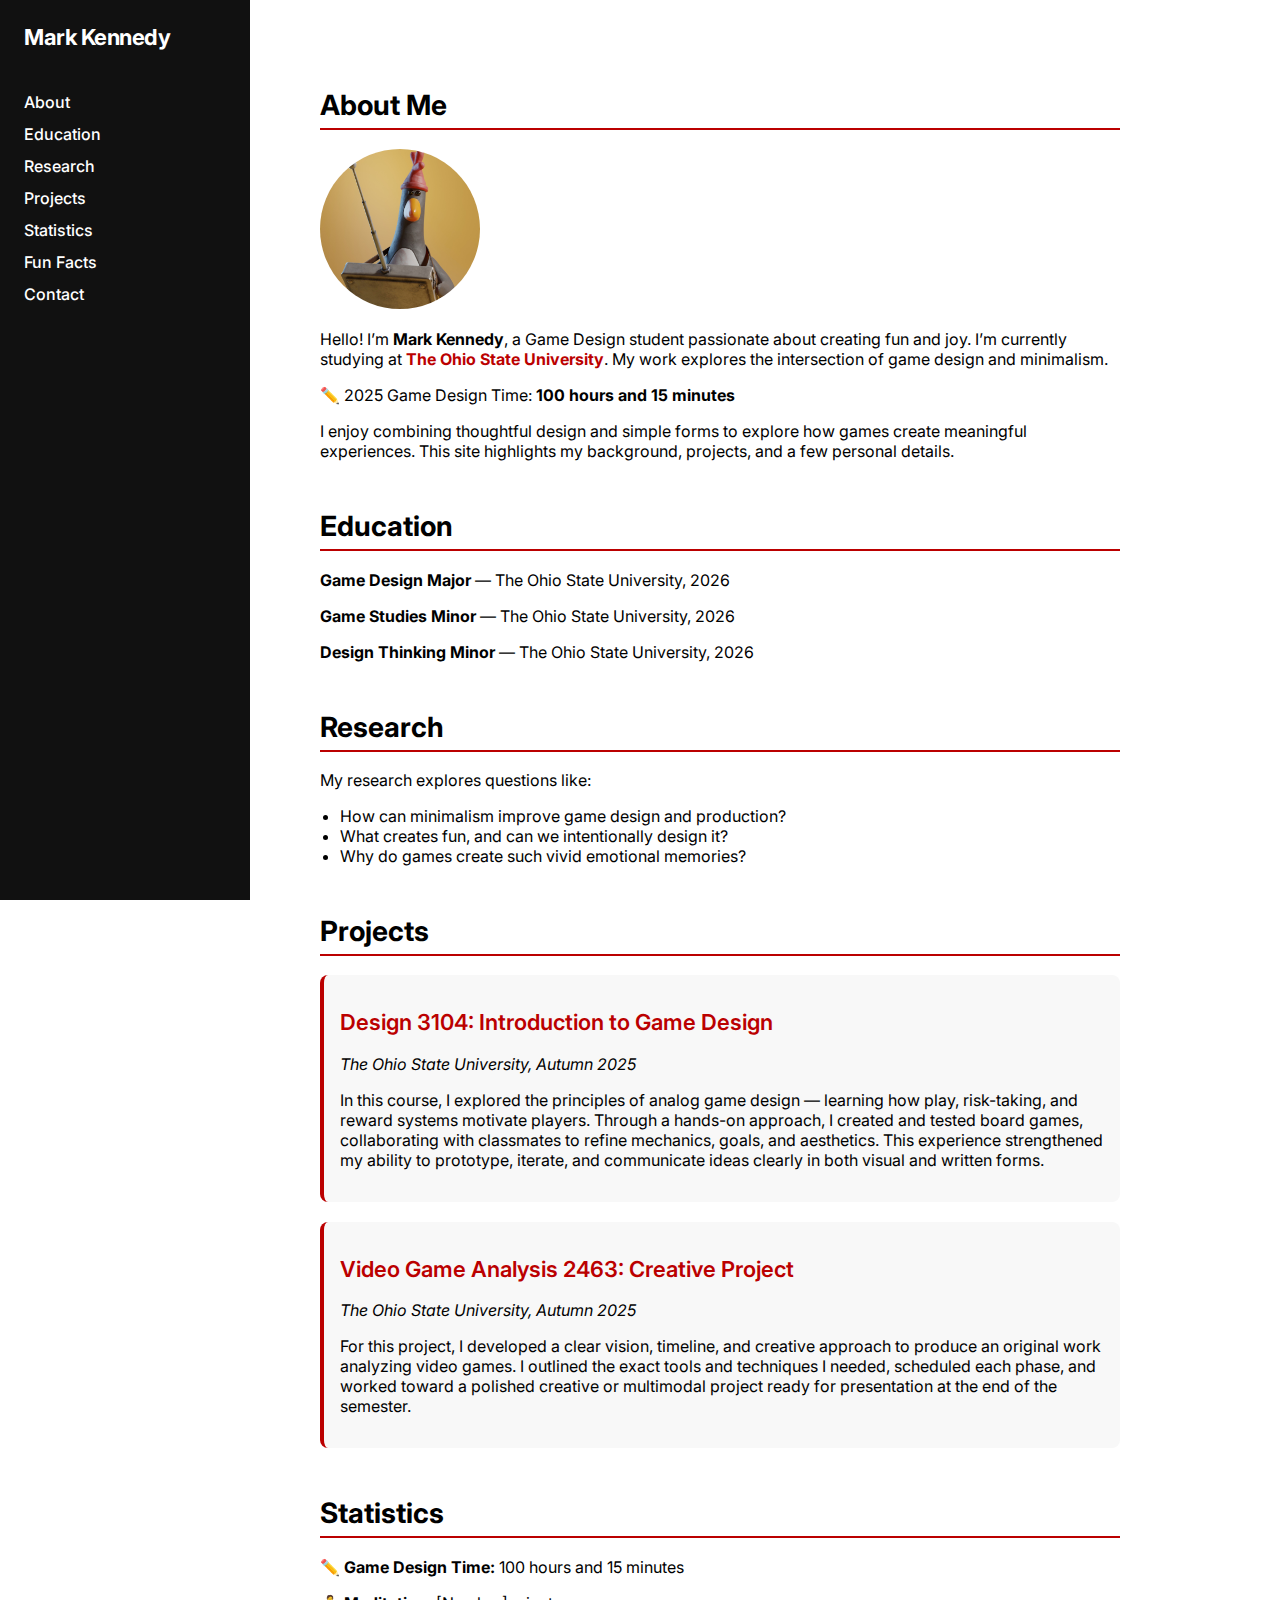
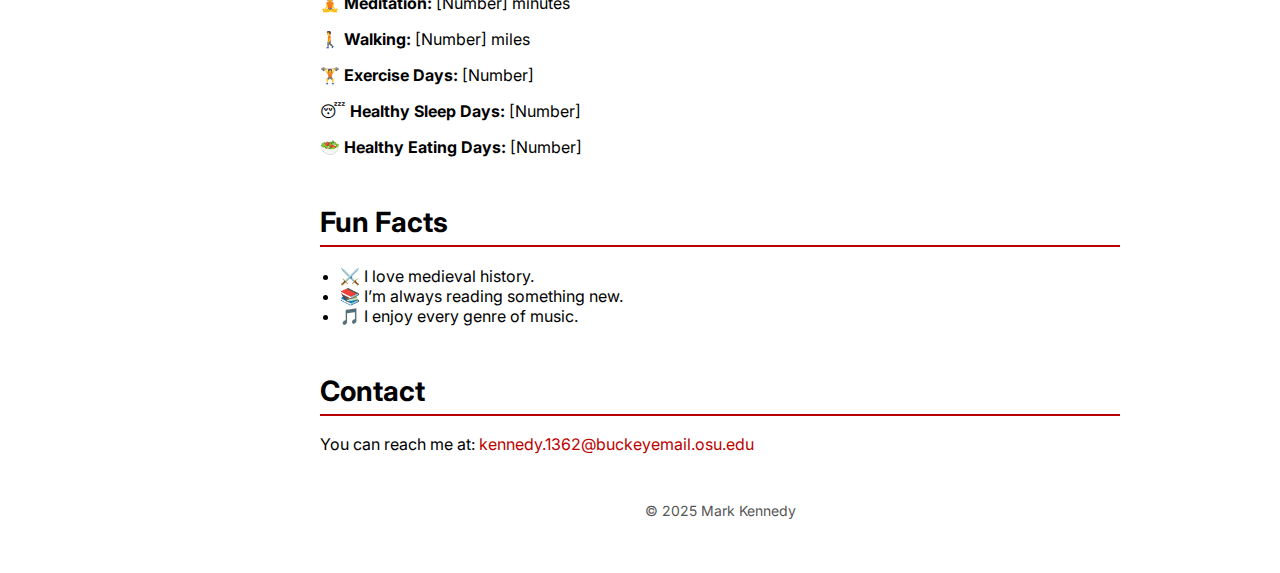
<file: index.html>
<!DOCTYPE html>
<html lang="en">
<head>
  <meta charset="UTF-8" />
  <meta name="viewport" content="width=device-width, initial-scale=1.0" />
  <title>Mark Kennedy</title>

  <!-- Load Inter font from Google Fonts -->
  <link rel="preconnect" href="https://fonts.googleapis.com">
  <link rel="preconnect" href="https://fonts.gstatic.com" crossorigin>
  <link 
    href="https://fonts.googleapis.com/css2?family=Inter:ital,opsz,wght@0,14..32,100..900;1,14..32,100..900&display=swap" 
    rel="stylesheet"
  />

  <link rel="stylesheet" href="styles.css" />
</head>

<body>
  <div class="sidebar">
    <h2>Mark Kennedy</h2>
    <nav>
      <a href="#about">About</a>
      <a href="#education">Education</a>
      <a href="#research">Research</a>
      <a href="#projects">Projects</a>
      <a href="#statistics">Statistics</a>
      <a href="#fun">Fun Facts</a>
      <a href="#contact">Contact</a>
    </nav>
  </div>

  <div class="content">
    <section id="about">
      <h1>About Me</h1>
    <div id="profile-pic-container">
      <img class="profile-pic" src="profile.jpg" alt="A photo of me">
  </div>
      <p>
        Hello! I’m <strong>Mark Kennedy</strong>, a Game Design student passionate about creating fun and joy. 
        I’m currently studying at <strong style="color:#bb0000;">The Ohio State University</strong>. 
        My work explores the intersection of game design and minimalism.
      </p>
      <p>
      ✏️ 2025 Game Design Time: <strong>100 hours and 15 minutes</strong>
      </p>
      <p>
        I enjoy combining thoughtful design and simple forms to explore how games create meaningful experiences.
        This site highlights my background, projects, and a few personal details.
      </p>
    </section>

    <section id="education">
      <h1>Education</h1>
      <p><strong>Game Design Major</strong> — The Ohio State University, 2026</p>
      <p><strong>Game Studies Minor</strong> — The Ohio State University, 2026</p>
      <p><strong>Design Thinking Minor</strong> — The Ohio State University, 2026</p>
    </section>

    <section id="research">
      <h1>Research</h1>
      <p>My research explores questions like:</p>
      <ul>
        <li>How can minimalism improve game design and production?</li>
        <li>What creates fun, and can we intentionally design it?</li>
        <li>Why do games create such vivid emotional memories?</li>
      </ul>
    </section>

    <section id="projects">
      <h1>Projects</h1>

   <article class="project">
    <h2><a href="design3104.html">Design 3104: Introduction to Game Design</a></h2>
    <p><em>The Ohio State University, Autumn 2025</em></p>
        <p>
          In this course, I explored the principles of analog game design — learning how play, risk-taking, and reward systems motivate players. 
          Through a hands-on approach, I created and tested board games, collaborating with classmates to refine mechanics, goals, and aesthetics. 
          This experience strengthened my ability to prototype, iterate, and communicate ideas clearly in both visual and written forms.
        </p>
      </article>

      <article class="project">
        <h2><a href="videogame2463.html">Video Game Analysis 2463: Creative Project</a></h2>
    <p><em>The Ohio State University, Autumn 2025</em></p>
        <p>
          For this project, I developed a clear vision, timeline, and creative approach to produce an original work analyzing video games. 
          I outlined the exact tools and techniques I needed, scheduled each phase, and worked toward a polished creative or multimodal project 
          ready for presentation at the end of the semester.
        </p>
      </article>
    </section>

    <section id="statistics">
      <h1>Statistics</h1>
      <p>✏️ <strong>Game Design Time:</strong> 100 hours and 15 minutes</p>
      <p>🧘 <strong>Meditation:</strong> [Number] minutes</p>
      <p>🚶 <strong>Walking:</strong> [Number] miles</p>
      <p>🏋️ <strong>Exercise Days:</strong> [Number]</p>
      <p>😴 <strong>Healthy Sleep Days:</strong> [Number]</p>
      <p>🥗 <strong>Healthy Eating Days:</strong> [Number]</p>
    </section>

    <section id="fun">
      <h1>Fun Facts</h1>
      <ul>
        <li>⚔️ I love medieval history.</li>
        <li>📚 I’m always reading something new.</li>
        <li>🎵 I enjoy every genre of music.</li>
      </ul>
    </section>

    <section id="contact">
      <h1>Contact</h1>
      <p>
        You can reach me at: 
        <a href="mailto:kennedy.1362@buckeyemail.osu.edu">kennedy.1362@buckeyemail.osu.edu</a>
      </p>
    </section>

    <footer>
      <p>&copy; 2025 Mark Kennedy</p>
    </footer>
  </div>

</body>
</html>
</file>
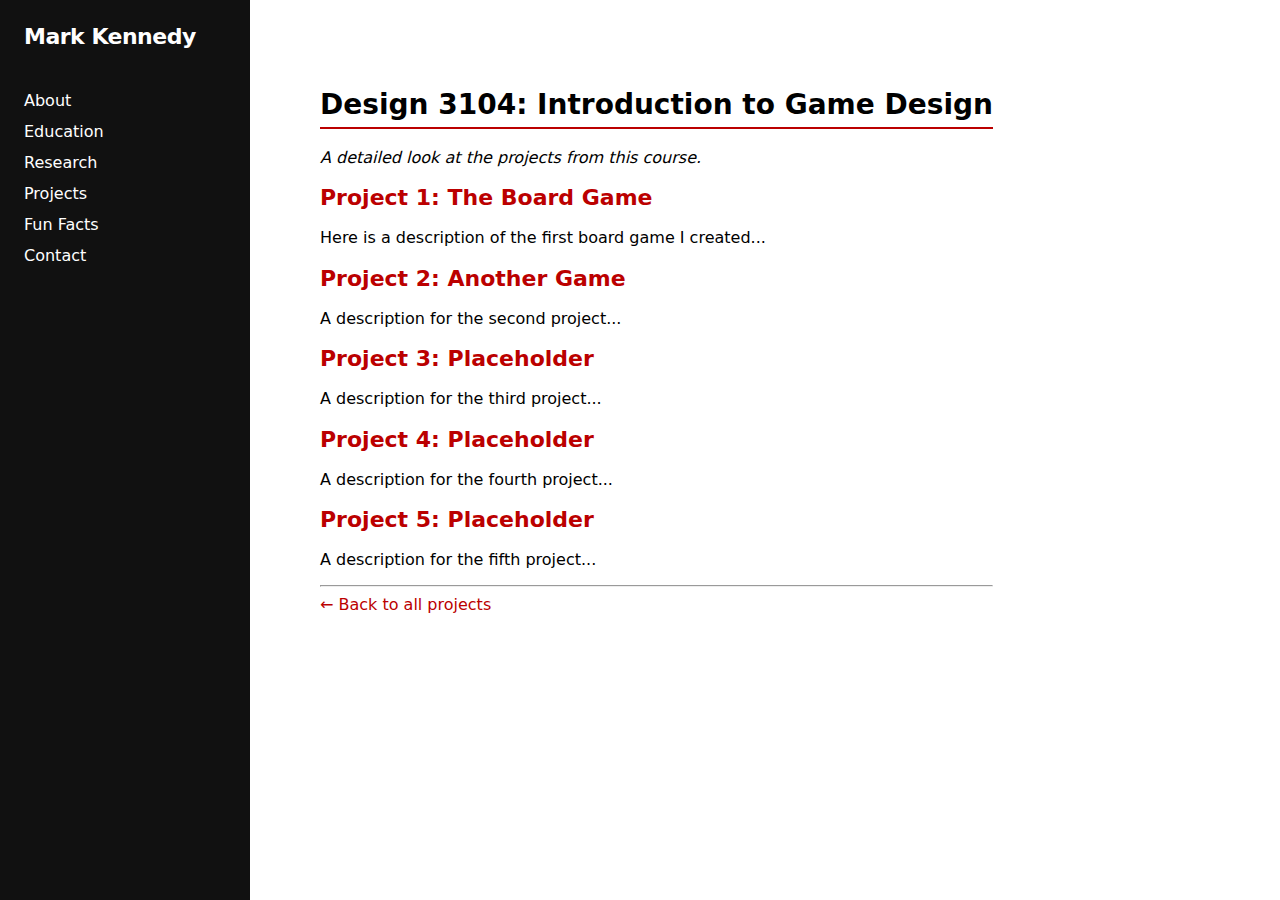
<file: design3104.html>
<!DOCTYPE html>
<html lang="en">
<head>
  <meta charset="UTF-8" />
  <meta name="viewport" content="width=device-width, initial-scale=1.0" />
  <title>Design 3104 Projects - Mark Kennedy</title>
  <link rel="stylesheet" href="styles.css" />
</head>
<body>
  <div class="sidebar">
    <h2>Mark Kennedy</h2>
    <nav>
      <a href="index.html#about">About</a>
      <a href="index.html#education">Education</a>
      <a href="index.html#research">Research</a>
      <a href="index.html#projects">Projects</a>
      <a href="index.html#fun">Fun Facts</a>
      <a href="index.html#contact">Contact</a>
    </nav>
  </div>

  <div class="content">
    <section id="project-details">
      <h1>Design 3104: Introduction to Game Design</h1>
      <p><em>A detailed look at the projects from this course.</em></p>
      
      <article class="project-item">
        <h2>Project 1: The Board Game</h2>
        <p>Here is a description of the first board game I created...</p>
        </article>

      <article class="project-item">
        <h2>Project 2: Another Game</h2>
        <p>A description for the second project...</p>
      </article>

      <article class="project-item">
        <h2>Project 3: Placeholder</h2>
        <p>A description for the third project...</p>
      </article>

      <article class="project-item">
        <h2>Project 4: Placeholder</h2>
        <p>A description for the fourth project...</p>
      </article>

      <article class="project-item">
        <h2>Project 5: Placeholder</h2>
        <p>A description for the fifth project...</p>
      </article>

      <hr>
      <a href="index.html#projects">← Back to all projects</a>
    </section>
  </div>
</body>
</html>
</file>
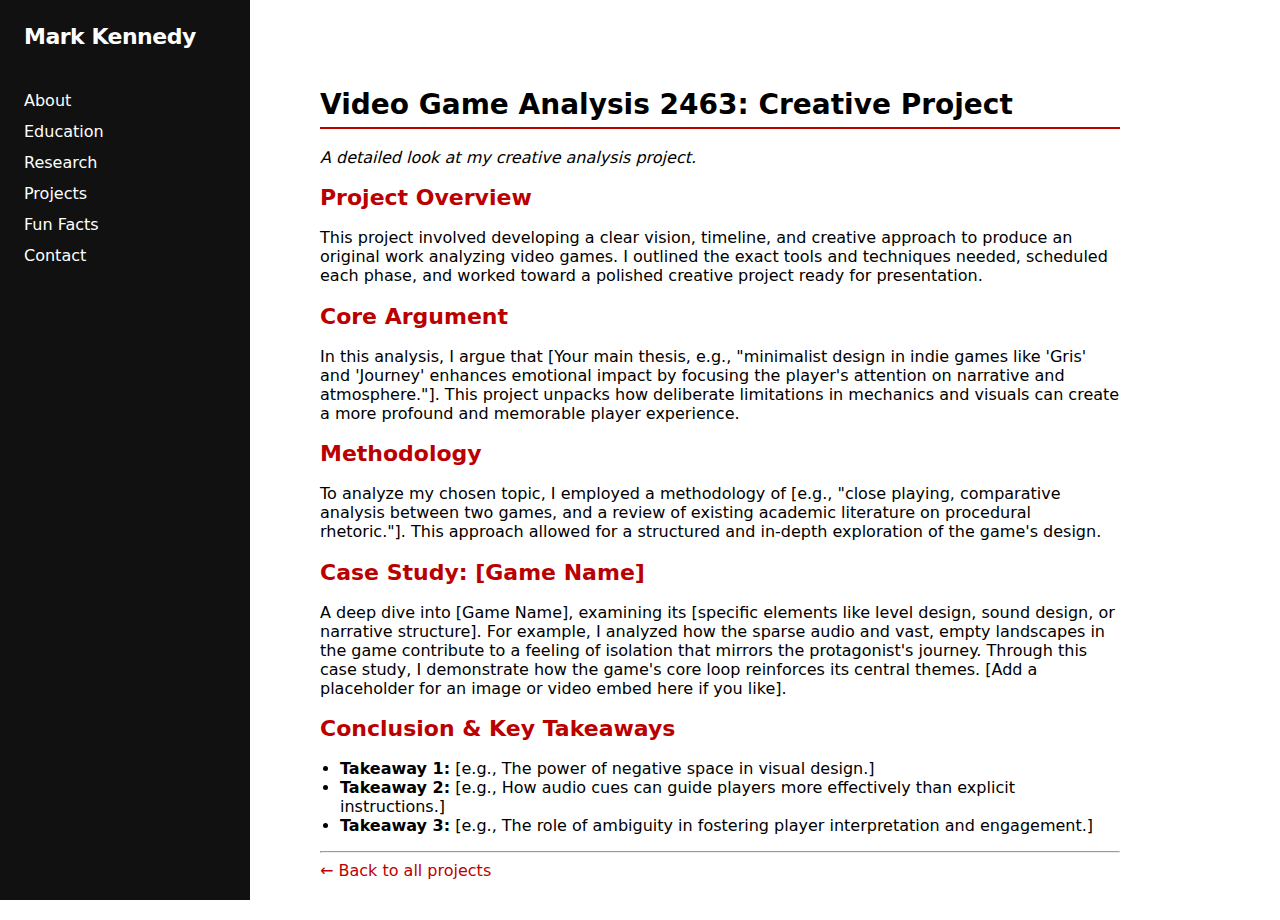
<file: videogame2463.html>
<!DOCTYPE html>
<html lang="en">
<head>
  <meta charset="UTF-8" />
  <meta name="viewport" content="width=device-width, initial-scale=1.0" />
  <title>Video Game Analysis Project - Mark Kennedy</title>
  <link rel="stylesheet" href="styles.css" />
</head>
<body>
  <div class="sidebar">
    <h2>Mark Kennedy</h2>
    <nav>
      <a href="index.html#about">About</a>
      <a href="index.html#education">Education</a>
      <a href="index.html#research">Research</a>
      <a href="index.html#projects">Projects</a>
      <a href="index.html#fun">Fun Facts</a>
      <a href="index.html#contact">Contact</a>
    </nav>
  </div>

  <div class="content">
    <section id="project-details">
      <h1>Video Game Analysis 2463: Creative Project</h1>
      <p><em>A detailed look at my creative analysis project.</em></p>
      
      <article class="project-item">
        <h2>Project Overview</h2>
        <p>This project involved developing a clear vision, timeline, and creative approach to produce an original work analyzing video games. I outlined the exact tools and techniques needed, scheduled each phase, and worked toward a polished creative project ready for presentation.</p>
      </article>

      <article class="project-item">
        <h2>Core Argument</h2>
        <p>In this analysis, I argue that [Your main thesis, e.g., "minimalist design in indie games like 'Gris' and 'Journey' enhances emotional impact by focusing the player's attention on narrative and atmosphere."]. This project unpacks how deliberate limitations in mechanics and visuals can create a more profound and memorable player experience.</p>
      </article>

      <article class="project-item">
        <h2>Methodology</h2>
        <p>To analyze my chosen topic, I employed a methodology of [e.g., "close playing, comparative analysis between two games, and a review of existing academic literature on procedural rhetoric."]. This approach allowed for a structured and in-depth exploration of the game's design.</p>
      </article>

      <article class="project-item">
        <h2>Case Study: [Game Name]</h2>
        <p>A deep dive into [Game Name], examining its [specific elements like level design, sound design, or narrative structure]. For example, I analyzed how the sparse audio and vast, empty landscapes in the game contribute to a feeling of isolation that mirrors the protagonist's journey. Through this case study, I demonstrate how the game's core loop reinforces its central themes. [Add a placeholder for an image or video embed here if you like].</p>
      </article>

      <article class="project-item">
        <h2>Conclusion & Key Takeaways</h2>
        <ul>
          <li><strong>Takeaway 1:</strong> [e.g., The power of negative space in visual design.]</li>
          <li><strong>Takeaway 2:</strong> [e.g., How audio cues can guide players more effectively than explicit instructions.]</li>
          <li><strong>Takeaway 3:</strong> [e.g., The role of ambiguity in fostering player interpretation and engagement.]</li>
        </ul>
      </article>

      <hr>
      <a href="index.html#projects">← Back to all projects</a>
    </section>
  </div>
</body>
</html>
</file>
<file: styles.css>
/* Base layout and typography -- MOBILE FIRST */
body {
  margin: 0;
  font-family: "Inter", system-ui, -apple-system, "Segoe UI", Roboto, sans-serif;
  color: #000;
  background: #fff;
  /* Stacks sidebar and content vertically on mobile by default */
  display: flex;
  flex-direction: column; 
}

/* Sidebar navigation -- MOBILE STYLES */
.sidebar {
  background-color: #111;
  color: #fff;
  /* On mobile, it acts like a header */
  width: 100%; 
  padding: 24px;
  position: relative; /* Changed from 'fixed' */
  box-sizing: border-box; /* Ensures padding is included in the width */
  display: flex;
  flex-direction: column;
}

.sidebar h2 {
  margin-top: 0;
  color: #fff;
  font-weight: 700;
  letter-spacing: -0.5px;
}

.sidebar nav {
  margin-top: 24px;
  display: flex;
  flex-direction: column;
  gap: 12px;
}

.sidebar nav a {
  color: #fff;
  text-decoration: none;
  font-weight: 500;
  transition: color 0.2s;
}

.sidebar nav a:hover {
  color: #bb0000; /* OSU red accent */
}

/* Content area -- MOBILE STYLES */
.content {
  /* Margin is removed for mobile */
  margin-left: 0; 
  padding: 24px; /* Slightly reduced padding for small screens */
  max-width: 800px;
}

h1 {
  font-size: 28px;
  border-bottom: 2px solid #bb0000;
  padding-bottom: 6px;
  font-weight: 700;
  margin-top: 24px; /* Reduced top margin */
}

h2 {
  font-size: 22px;
  color: #bb0000;
  font-weight: 600;
}

ul {
  padding-left: 20px;
}

a {
  color: #bb0000;
  text-decoration: none;
}
a:hover {
  text-decoration: underline;
}

/* Profile picture */
#profile-pic-container {
  margin-top: 16px;
  margin-bottom: 16px;
}
.profile-pic {
  width: 160px;
  height: 160px;
  border-radius: 50%;
  object-fit: cover;
}

/* Projects section */
.project {
  margin-bottom: 20px;
  background: #f8f8f8;
  padding: 16px;
  border-radius: 8px;
  border-left: 4px solid #bb0000;
}

/* Footer */
footer {
  margin-top: 48px;
  text-align: center;
  color: #555;
  font-size: 14px;
}


/* -------------------------------------------------- */
/* DESKTOP STYLES - Applied only on screens 768px and wider */
/* -------------------------------------------------- */
@media (min-width: 768px) {
  body {
    /* Revert to side-by-side layout */
    flex-direction: row; 
  }

  .sidebar {
    /* Restore fixed position and width for desktop */
    position: fixed;
    top: 0;
    left: 0;
    width: 250px;
    min-height: 100vh;
  }

  .content {
    /* Add back the margin to make space for the fixed sidebar */
    margin-left: 280px; 
    padding: 40px;
  }
  
  h1 {
      margin-top: 48px; /* Restore original margin */
  }
}
</file>
